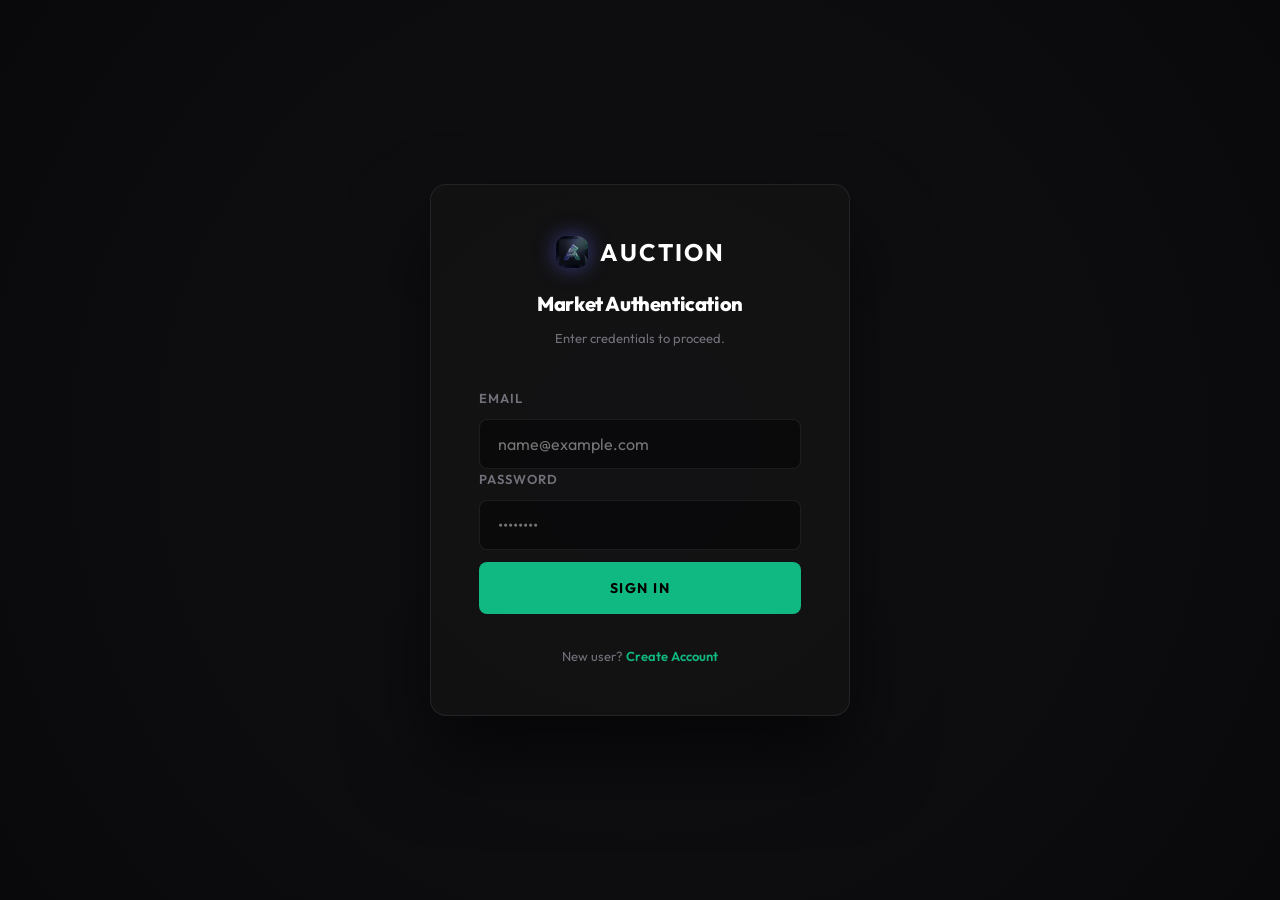
<file: frontend/history.html>
<!DOCTYPE html>
<html lang="en">
<head>
    <meta charset="UTF-8">
    <title>My Bids | Auction</title>
    <link rel="stylesheet" href="css/style.css">
</head>
<body>
    <div class="app-container">
        <aside class="sidebar">
            <div class="brand-identity">
                <img src="auction_logo.png" class="brand-icon" style="background:none; object-fit: cover;">
                AUCTION
            </div>
            <nav class="nav-links">
                <button class="nav-item" onclick="window.location.href='home.html'">📊 Live Market</button>
                <button class="nav-item active">📝 My Bids</button>
                <button class="nav-item" onclick="logout()">Sign Out</button>
            </nav>
        </aside>
        <main class="main-viewport">
            <h2 style="color: var(--text-vivid);">Bidding Activity</h2>
            <div id="historyList" class="bid-stream" style="border-radius: 8px;"></div>
        </main>
    </div>
    <script src="js/app.js"></script>
    <script>
        document.addEventListener("DOMContentLoaded", async () => {
            const user = getUser();
            if (!user) {
                window.location.href = 'login.html';
                return;
            }
            try {
                const res = await fetch(`${BIDS_URL}/user/${user.id}`);
                const bids = await res.json();
                const container = document.getElementById("historyList");
                container.innerHTML = "";
                
                if (bids.length === 0) {
                    container.innerHTML = '<div class="bid-item">No bidding activity found.</div>';
                    return;
                }

                bids.forEach(b => {
                    const status = b.product.winnerUserId === user.id ? 
                                   (b.product.closed ? "🏆 WON" : "✅ WINNING") : 
                                   (b.product.closed ? "❌ ENDED" : "⚠️ OUTBID");
                    const div = document.createElement("div");
                    div.className = "bid-item";
                    div.innerHTML = `<span>${b.product.name} - ₹${b.amount}</span>
                                    <span style="font-size:10px;">${status}</span>`;
                    container.appendChild(div);
                });
            } catch (err) {
                console.error("Error fetching bid history:", err);
            }
        });
    </script>
</body>
</html>
</file>
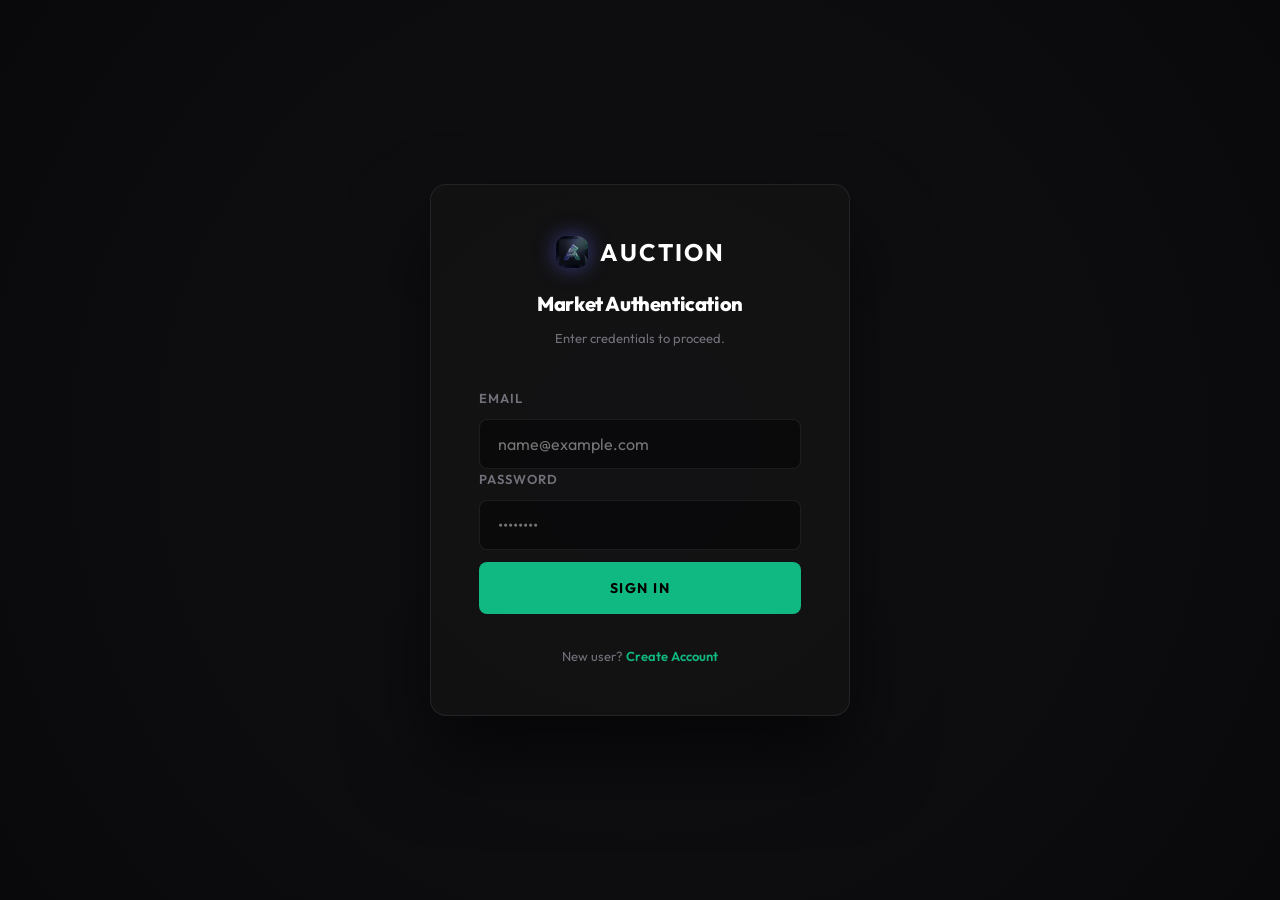
<file: frontend/login.html>
<!DOCTYPE html>
<html lang="en">
<head>
    <meta charset="UTF-8">
    <meta name="viewport" content="width=device-width, initial-scale=1.0">
    <title>Sign In | Auction</title>
    <link rel="stylesheet" href="css/style.css">
    <!-- Fonts -->
    <link rel="preconnect" href="https://fonts.googleapis.com">
    <link rel="preconnect" href="https://fonts.gstatic.com" crossorigin>
    <link href="https://fonts.googleapis.com/css2?family=Inter:wght@400;500;600;800&family=JetBrains+Mono:wght@500;700&display=swap" rel="stylesheet">
    <style>
        .auth-viewport {
            height: 100vh;
            display: flex;
            align-items: center;
            justify-content: center;
            background: radial-gradient(circle at 50% 50%, #111115 0%, #09090b 100%);
        }
        .auth-container {
            width: 100%;
            max-width: 420px;
            padding: 48px;
            background: var(--surface-card);
            border: 1px solid var(--border-subtle);
            border-radius: var(--radius-md);
            box-shadow: 0 40px 80px rgba(0,0,0,0.6);
        }
        .auth-header {
            text-align: center;
            margin-bottom: 40px;
        }
        .auth-header .brand-identity {
            justify-content: center;
            margin-bottom: 16px;
        }
        .auth-title {
            font-size: 20px;
            font-weight: 800;
            color: var(--text-vivid);
            letter-spacing: -0.02em;
        }
        .auth-subtitle {
            font-size: 13px;
            color: var(--text-muted);
            margin-top: 8px;
        }
        .auth-footer {
            margin-top: 32px;
            text-align: center;
            font-size: 13px;
            color: var(--text-muted);
        }
        .auth-link {
            color: var(--accent-emerald);
            text-decoration: none;
            font-weight: 600;
        }
        .auth-link:hover {
            text-decoration: underline;
        }
    </style>
</head>
<body class="auth-viewport">

    <div class="auth-container">
        <header class="auth-header">
            <div class="brand-identity">
                <img src="auction_logo.png" class="brand-icon" style="background:none; object-fit: cover;">
                AUCTION
            </div>
            <h1 class="auth-title">Market Authentication</h1>
            <p class="auth-subtitle">Enter credentials to proceed.</p>
        </header>

        <form id="loginForm">
            <div class="input-group">
                <label class="input-label">Email</label>
                <input type="email" id="email" class="auction-input" placeholder="name@example.com" required>
            </div>
            
            <div class="input-group">
                <label class="input-label">Password</label>
                <input type="password" id="password" class="auction-input" placeholder="••••••••" required>
            </div>

            <button type="submit" class="btn-action" style="height: 52px; background: var(--accent-emerald); color: #000; border: none; font-size: 14px; margin-top: 12px;">Sign In</button>
        </form>

        <footer class="auth-footer">
            New user? <a href="register.html" class="auth-link">Create Account</a>
        </footer>
    </div>

    <div id="toast-container"></div>
    <script src="js/app.js"></script>
</body>
</html>
</file>
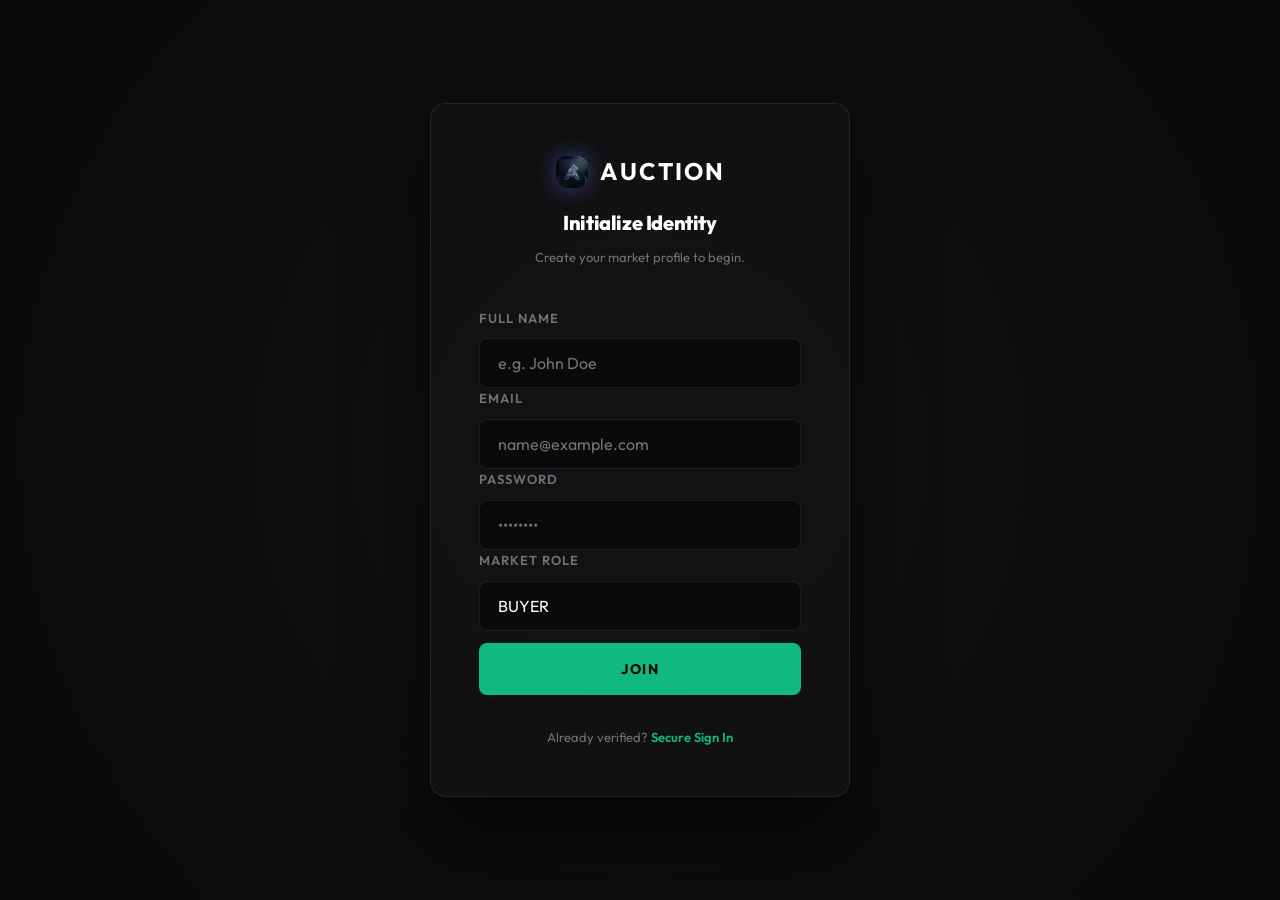
<file: frontend/register.html>
<!DOCTYPE html>
<html lang="en">
<head>
    <meta charset="UTF-8">
    <meta name="viewport" content="width=device-width, initial-scale=1.0">
    <title>Join Market | Auction</title>
    <link rel="stylesheet" href="css/style.css">
    <!-- Fonts -->
    <link rel="preconnect" href="https://fonts.googleapis.com">
    <link rel="preconnect" href="https://fonts.gstatic.com" crossorigin>
    <link href="https://fonts.googleapis.com/css2?family=Inter:wght@400;500;600;800&family=JetBrains+Mono:wght@500;700&display=swap" rel="stylesheet">
    <style>
        .auth-viewport {
            height: 100vh;
            display: flex;
            align-items: center;
            justify-content: center;
            background: radial-gradient(circle at 50% 50%, #111115 0%, #09090b 100%);
        }
        .auth-container {
            width: 100%;
            max-width: 420px;
            padding: 48px;
            background: var(--surface-card);
            border: 1px solid var(--border-subtle);
            border-radius: var(--radius-md);
            box-shadow: 0 40px 80px rgba(0,0,0,0.6);
        }
        .auth-header {
            text-align: center;
            margin-bottom: 40px;
        }
        .auth-header .brand-identity {
            justify-content: center;
            margin-bottom: 16px;
        }
        .auth-title {
            font-size: 20px;
            font-weight: 800;
            color: var(--text-vivid);
            letter-spacing: -0.02em;
        }
        .auth-subtitle {
            font-size: 13px;
            color: var(--text-muted);
            margin-top: 8px;
        }
        .auth-footer {
            margin-top: 32px;
            text-align: center;
            font-size: 13px;
            color: var(--text-muted);
        }
        .auth-link {
            color: var(--accent-emerald);
            text-decoration: none;
            font-weight: 600;
        }
        .auth-link:hover {
            text-decoration: underline;
        }
        select.auction-input {
            appearance: none;
            background-image: url("data:image/svg+xml,%3Csvg xmlns='http://www.w3.org/2001/XMLSchema' width='16' height='16' viewBox='0 0 24 24' fill='none' stroke='%2352525b' stroke-width='2' stroke-linecap='round' stroke-linejoin='round'%3E%3Cpath d='m6 9 6 6 6-6'/%3E%3C/svg%3E");
            background-repeat: no-repeat;
            background-position: right 16px center;
        }
    </style>
</head>
<body class="auth-viewport">

    <div class="auth-container">
        <header class="auth-header">
            <div class="brand-identity">
                <img src="auction_logo.png" class="brand-icon" style="background:none; object-fit: cover;">
                AUCTION
            </div>
            <h1 class="auth-title">Initialize Identity</h1>
            <p class="auth-subtitle">Create your market profile to begin.</p>
        </header>

        <form id="registerForm">
            <div class="input-group">
                <label class="input-label">Full Name</label>
                <input type="text" id="name" class="auction-input" placeholder="e.g. John Doe" required>
            </div>

            <div class="input-group">
                <label class="input-label">Email</label>
                <input type="email" id="email" class="auction-input" placeholder="name@example.com" required>
            </div>
            
            <div class="input-group">
                <label class="input-label">Password</label>
                <input type="password" id="password" class="auction-input" placeholder="••••••••" required>
            </div>

            <div class="input-group">
                <label class="input-label">Market Role</label>
                <select id="role" class="auction-input" required>
                    <option value="BUYER">BUYER</option>
                    <option value="SELLER">SELLER</option>
                </select>
            </div>

            <button type="submit" class="btn-action" style="height: 52px; background: var(--accent-emerald); color: #000; border: none; font-size: 14px; margin-top: 12px;">Join</button>
        </form>

        <footer class="auth-footer">
            Already verified? <a href="login.html" class="auth-link">Secure Sign In</a>
        </footer>
    </div>

    <div id="toast-container"></div>
    <script src="js/app.js"></script>
</body>
</html>
</file>
<file: frontend/css/style.css>
/* Premium Production Palette & Fonts */
@import url('https://fonts.googleapis.com/css2?family=Outfit:wght@300;400;500;600;700&family=JetBrains+Mono:wght@400;700&display=swap');

:root {
    --bg-app: #050505;
    --surface-card: rgba(20, 20, 20, 0.6);
    --surface-mid: rgba(30, 30, 30, 0.8);
    --surface-high: rgba(45, 45, 45, 0.9);
    
    --accent-primary: #6366f1; /* Indigo */
    --accent-hover: #4f46e5;
    --accent-emerald: #10b981;
    --accent-rose: #f43f5e;
    --accent-amber: #f59e0b;
    --accent-glow: rgba(99, 102, 241, 0.5);
    
    --text-vivid: #ffffff;
    --text-base: #a1a1aa;
    --text-muted: #71717a;
    
    --border-subtle: rgba(255, 255, 255, 0.08);
    --border-vivid: rgba(255, 255, 255, 0.15);
    
    --radius-sm: 8px;
    --radius-md: 16px;
    --radius-lg: 24px;
    
    --space-1: 4px;
    --space-2: 8px;
    --space-3: 12px;
    --space-4: 16px;
    --space-6: 24px;
    --space-8: 32px;
    
    --shadow-premium: 0 10px 40px -10px rgba(0,0,0,0.5);
    --font-main: 'Outfit', sans-serif;
    --font-data: 'JetBrains+Mono', monospace;
}

* { margin: 0; padding: 0; box-sizing: border-box; -webkit-font-smoothing: antialiased; }

body {
    background: var(--bg-app);
    background-image: 
        radial-gradient(ellipse at top left, rgba(99, 102, 241, 0.12) 0%, transparent 40%),
        radial-gradient(ellipse at bottom right, rgba(16, 185, 129, 0.08) 0%, transparent 40%);
    background-attachment: fixed;
    color: var(--text-base);
    font-family: var(--font-main);
    line-height: 1.6;
    overflow-x: hidden;
}

/* Layout */
.app-container { display: flex; min-height: 100vh; width: 100%; }

.sidebar {
    width: 280px;
    background: rgba(10, 10, 10, 0.6);
    backdrop-filter: blur(20px);
    border-right: 1px solid var(--border-subtle);
    padding: var(--space-8) var(--space-6);
    display: flex; flex-direction: column;
    position: sticky; top: 0; height: 100vh; flex-shrink: 0;
    z-index: 10;
}

.main-viewport { flex: 1; padding: var(--space-8); max-width: 1400px; margin: 0 auto; width: 100%; }

.brand-identity {
    display: flex; align-items: center; gap: 12px;
    font-size: 24px; font-weight: 700; color: var(--text-vivid);
    letter-spacing: 2px; margin-bottom: 40px;
}

.brand-icon {
    width: 32px; height: 32px;
    background: linear-gradient(135deg, var(--accent-primary), #a855f7);
    border-radius: 10px;
    box-shadow: 0 0 20px var(--accent-glow);
}

.nav-links { display: flex; flex-direction: column; gap: 8px; }

.nav-item {
    background: transparent; border: 1px solid transparent;
    color: var(--text-base); padding: 14px 18px;
    font-size: 15px; font-weight: 500; cursor: pointer;
    border-radius: var(--radius-sm);
    transition: all 0.3s cubic-bezier(0.4, 0, 0.2, 1);
    display: flex; align-items: center; gap: 14px;
    font-family: var(--font-main);
}

.nav-item:hover, .nav-item.active {
    background: rgba(255, 255, 255, 0.05);
    color: var(--text-vivid);
    border: 1px solid var(--border-subtle);
    transform: translateX(6px);
    box-shadow: var(--shadow-premium);
}

/* Top Stats */
.market-stats {
    display: grid; grid-template-columns: repeat(auto-fit, minmax(240px, 1fr)); gap: 24px;
    margin-bottom: 48px;
}

.stat-panel {
    background: var(--surface-card);
    backdrop-filter: blur(16px);
    border: 1px solid var(--border-subtle);
    border-radius: var(--radius-md);
    padding: 24px 32px;
    box-shadow: var(--shadow-premium);
    transition: transform 0.3s ease, border-color 0.3s ease;
    position: relative;
    overflow: hidden;
}
.stat-panel::before {
    content: ''; position: absolute; top: 0; left: 0; width: 100%; height: 2px;
    background: linear-gradient(90deg, transparent, var(--accent-primary), transparent);
    opacity: 0; transition: opacity 0.3s ease;
}
.stat-panel:hover {
    transform: translateY(-4px);
    border-color: rgba(99, 102, 241, 0.3);
}
.stat-panel:hover::before { opacity: 1; }

.stat-label {
    font-size: 13px; color: var(--text-muted);
    text-transform: uppercase; letter-spacing: 1.5px;
    margin-bottom: 12px; display: flex; align-items: center; gap: 8px;
    font-weight: 600;
}

.live-indicator {
    display: inline-block; width: 8px; height: 8px;
    background: var(--accent-rose); border-radius: 50%;
    box-shadow: 0 0 12px var(--accent-rose);
    animation: pulse 2s infinite;
}

@keyframes pulse {
    0% { box-shadow: 0 0 0 0 rgba(244, 63, 94, 0.4); }
    70% { box-shadow: 0 0 0 10px rgba(244, 63, 94, 0); }
    100% { box-shadow: 0 0 0 0 rgba(244, 63, 94, 0); }
}

.stat-value {
    font-size: 42px; font-weight: 700; color: var(--text-vivid);
    font-family: var(--font-data);
}

/* Creation Section */
#createSection .stat-panel {
    border-left: 3px solid var(--accent-emerald);
}

.inline-form {
    display: grid;
    grid-template-columns: repeat(auto-fit, minmax(200px, 1fr));
    gap: 20px;
    align-items: end;
}

/* Filters */
.filter-section {
    background: var(--surface-card); backdrop-filter: blur(16px);
    border-radius: var(--radius-md); padding: 32px; border: 1px solid var(--border-subtle); margin-bottom: 48px;
    box-shadow: var(--shadow-premium);
}
.filter-grid {
    display: grid; grid-template-columns: 2fr 1fr 1fr 1fr; gap: 20px; align-items: end;
}
@media (max-width: 1024px) { .filter-grid { grid-template-columns: 1fr 1fr; } }
@media (max-width: 768px) { .filter-grid { grid-template-columns: 1fr; } }

/* Cards */
.auction-grid {
    display: grid; grid-template-columns: repeat(auto-fill, minmax(340px, 1fr)); gap: 32px;
}

.auction-card {
    background: var(--surface-card);
    backdrop-filter: blur(12px);
    border: 1px solid var(--border-subtle);
    border-radius: var(--radius-md);
    overflow: hidden;
    transition: all 0.4s cubic-bezier(0.175, 0.885, 0.32, 1.275);
    display: flex; flex-direction: column;
    box-shadow: var(--shadow-premium);
}

.auction-card:hover {
    border-color: rgba(99, 102, 241, 0.4);
    transform: translateY(-8px) scale(1.02);
    box-shadow: 0 24px 48px rgba(0, 0, 0, 0.6), 0 0 30px rgba(99, 102, 241, 0.15);
}

.card-header { height: 240px; position: relative; overflow: hidden; }

.card-header img {
    width: 100%; height: 100%; object-fit: cover;
    transition: transform 0.6s cubic-bezier(0.4, 0, 0.2, 1);
}
.card-header::after {
    content: ''; position: absolute; bottom: 0; left: 0; right: 0; height: 50%;
    background: linear-gradient(to top, rgba(0,0,0,0.8), transparent); pointer-events: none;
}
.auction-card:hover .card-header img {
    transform: scale(1.08);
}

.card-badge {
    position: absolute; top: 16px; left: 16px;
    background: rgba(0, 0, 0, 0.7); backdrop-filter: blur(8px);
    padding: 6px 14px; font-size: 11px; font-weight: 700;
    color: var(--text-vivid); border-radius: 20px;
    border: 1px solid rgba(255,255,255,0.1);
    letter-spacing: 1.5px; z-index: 2;
}

.card-body { padding: 28px; flex: 1; display: flex; flex-direction: column; }

.product-title {
    font-size: 20px; font-weight: 600; color: var(--text-vivid);
    margin-bottom: 24px; line-height: 1.3;
}

.price-row, .timer-row {
    display: flex; justify-content: space-between; align-items: center;
    margin-bottom: 16px; padding: 16px;
    background: rgba(0,0,0,0.3); border-radius: var(--radius-sm);
    border: 1px solid rgba(255,255,255,0.03);
}

.price-label {
    font-size: 12px; color: var(--text-muted);
    text-transform: uppercase; letter-spacing: 1px; font-weight: 600;
}

.current-price {
    font-size: 24px; font-family: var(--font-data);
    font-weight: 700; color: var(--accent-emerald);
}
.current-price.flash {
    animation: priceFlash 1s ease;
}

@keyframes priceFlash {
    0% { color: #10b981; text-shadow: none; }
    20% { color: #fff; text-shadow: 0 0 15px #10b981; transform: scale(1.05); }
    100% { color: #10b981; text-shadow: none; transform: scale(1); }
}

.timer-value {
    font-size: 18px; font-family: var(--font-data);
    font-weight: 600; color: var(--text-vivid);
}
.timer-urgent { color: var(--accent-rose); animation: urgentBlink 1s infinite; }

@keyframes urgentBlink {
    0%, 100% { opacity: 1; text-shadow: 0 0 10px rgba(244,63,94,0.4); }
    50% { opacity: 0.5; text-shadow: none; }
}

/* Actions & Forms */
.btn-action {
    background: linear-gradient(135deg, var(--accent-primary), #a855f7);
    color: white; border: none; padding: 16px 28px;
    font-size: 14px; font-weight: 700; border-radius: var(--radius-sm);
    cursor: pointer; transition: all 0.3s cubic-bezier(0.4, 0, 0.2, 1); width: 100%;
    margin-top: auto; text-transform: uppercase; letter-spacing: 1.5px;
    font-family: var(--font-main); position: relative; overflow: hidden;
}
.btn-action::after {
    content: ''; position: absolute; top: 0; left: -100%; width: 50%; height: 100%;
    background: linear-gradient(90deg, transparent, rgba(255,255,255,0.2), transparent);
    transform: skewX(-20deg); transition: 0.5s;
}
.btn-action:hover {
    box-shadow: 0 0 25px var(--accent-glow);
    transform: translateY(-2px);
}
.btn-action:hover::after { left: 150%; }

.input-group { display: flex; flex-direction: column; gap: 10px; }
.input-label {
    font-size: 13px; font-weight: 600; color: var(--text-muted);
    text-transform: uppercase; letter-spacing: 1px;
}
.auction-input {
    background: rgba(0,0,0,0.4); border: 1px solid var(--border-subtle);
    color: var(--text-vivid); padding: 14px 18px; font-size: 16px;
    border-radius: var(--radius-sm); width: 100%;
    transition: all 0.3s ease; font-family: var(--font-main);
}
.auction-input:hover { background: rgba(0,0,0,0.6); }
.auction-input:focus {
    outline: none; border-color: var(--accent-primary);
    box-shadow: 0 0 0 4px rgba(99, 102, 241, 0.15);
    background: rgba(0,0,0,0.8);
}
select.auction-input option {
    background: #111; color: #fff; padding: 10px;
}

/* User Info Slot */
.user-info-card {
    margin-top: auto; padding: 20px; background: rgba(0,0,0,0.3); border-radius: var(--radius-md); border: 1px solid var(--border-subtle);
}

/* Toasts */
#toast-container {
    position: fixed; top: 32px; right: 32px;
    display: flex; flex-direction: column; gap: 16px; z-index: 1000; pointer-events: none;
}
.toast {
    pointer-events: auto; background: rgba(15,15,15,0.95);
    backdrop-filter: blur(20px); color: var(--text-vivid);
    padding: 20px 24px; border-radius: var(--radius-md);
    border: 1px solid var(--border-vivid); border-left: 4px solid var(--accent-emerald);
    font-size: 15px; font-weight: 500; box-shadow: var(--shadow-premium);
    display: flex; align-items: center; gap: 16px; min-width: 320px;
    animation: toastSlide 0.5s cubic-bezier(0.175, 0.885, 0.32, 1.275) forwards;
}
@keyframes toastSlide {
    0% { opacity: 0; transform: translateX(100px) scale(0.9); }
    100% { opacity: 1; transform: translateX(0) scale(1); }
}

/* Custom Scrollbar */
::-webkit-scrollbar { width: 10px; }
::-webkit-scrollbar-track { background: var(--bg-app); }
::-webkit-scrollbar-thumb { background: var(--surface-high); border-radius: 5px; }
::-webkit-scrollbar-thumb:hover { background: var(--text-muted); }

/* Animations */
@keyframes heartbeat {
    0% { transform: scale(1); opacity: 1; }
    15% { transform: scale(1.15); opacity: 0.8; }
    30% { transform: scale(1); opacity: 1; }
    45% { transform: scale(1.15); opacity: 0.8; }
    60% { transform: scale(1); opacity: 1; }
    100% { transform: scale(1); opacity: 1; }
}
</file>
